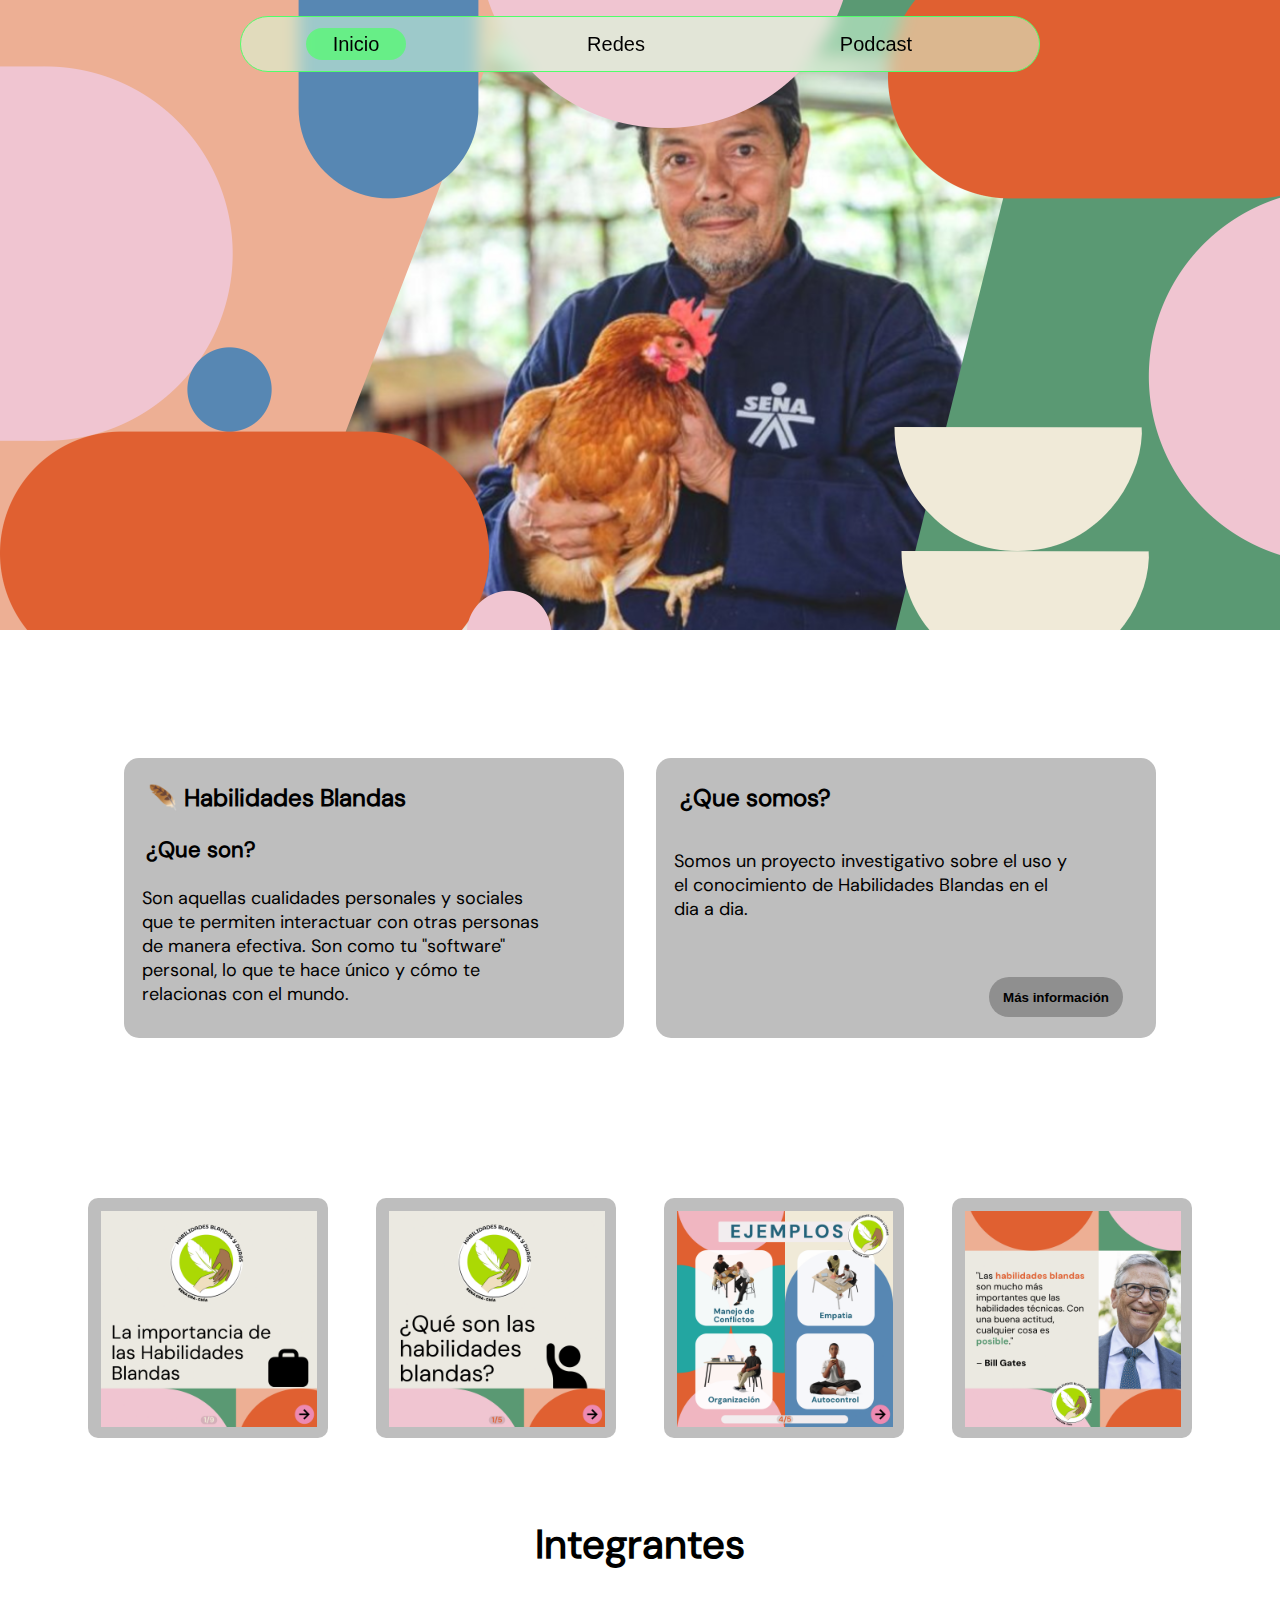
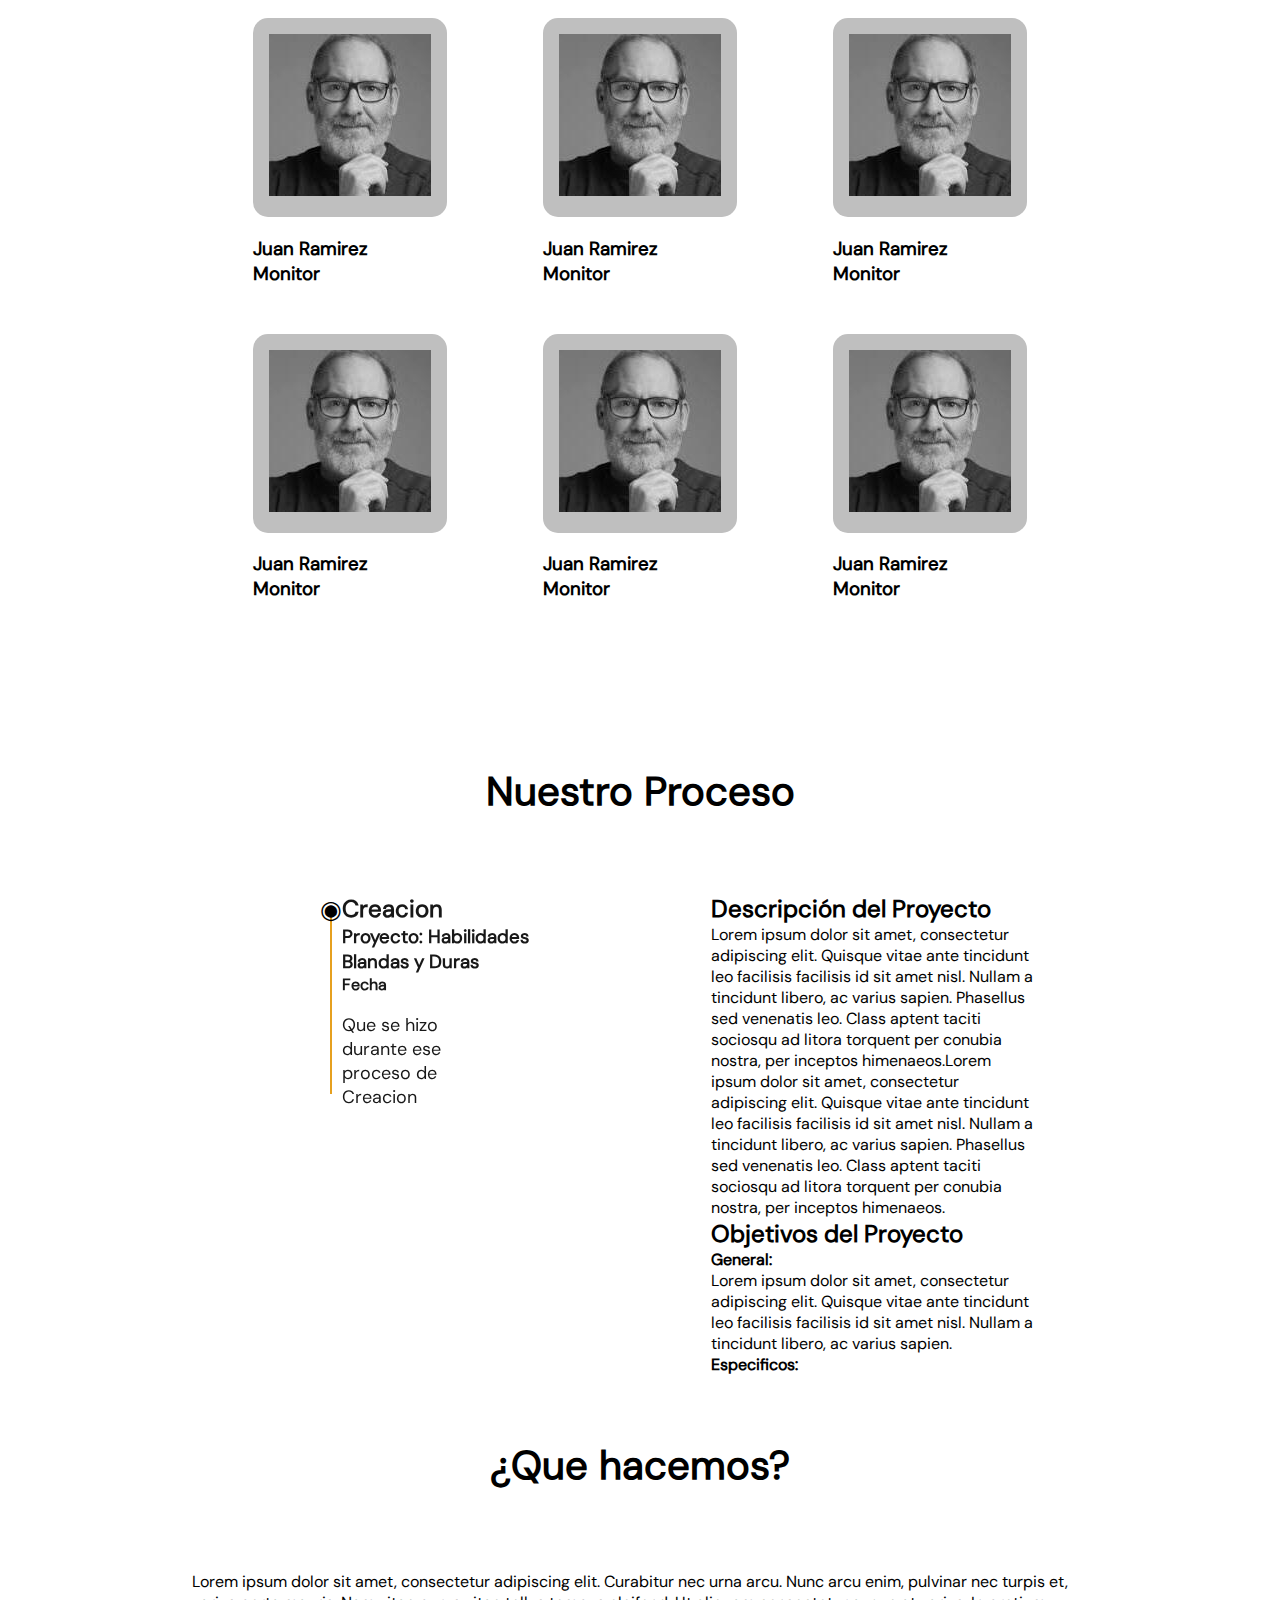
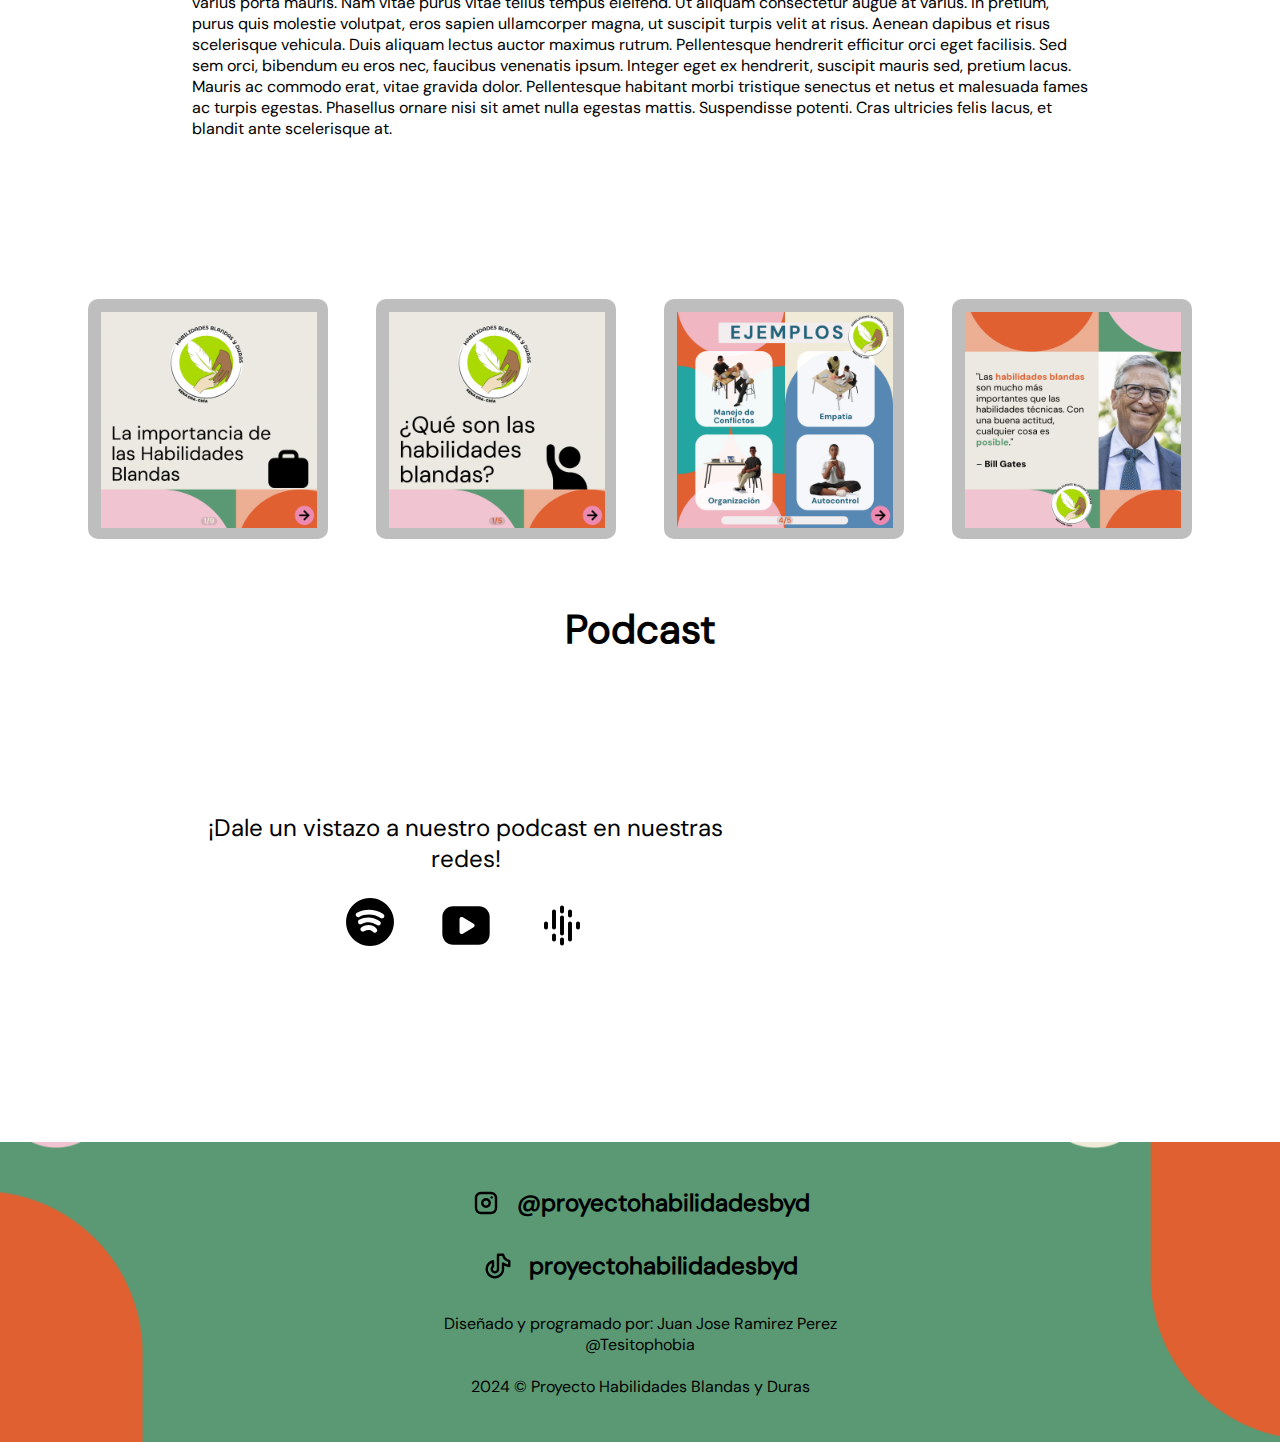
<file: pages/Inicio/index.html>
<!DOCTYPE html>
<html lang="en">
<head>
    <meta charset="UTF-8">
    <meta name="viewport" content="width=device-width, initial-scale=1.0">
    <link rel="stylesheet" href="style.css">
    <link rel="shortcut icon" href="assets/favicon.png" type="image/x-icon">
    <title>Inicio</title>
</head>
<body>
    <nav>
        <ul>
            <li><a href="#"><button class="active">Inicio</button></a></li>
            <li><a href="redes.html"><button>Redes</button></a></li>
            <li><a href="podcast.html"></a><button>Podcast</button></a></li>
        </ul>
    <div class="menu">
        <input type="checkbox" name="check" id="check">
        <label for="check"><img src="assets/menu-2.svg" alt=""></label>
        <aside>
        <ul class="movil">
            <li><a href="#"><button class="active">Inicio</button></a></li>
            <li><a href="redes.html"><button>Redes</button></a></li>
            <li><a href="podcast.html"></a><button>Podcast</button></a></li>
        </ul>
        </aside>
    </div>    
    </nav>

    <header>
    </header>

    <section id="sc1">

        <article>
            <h1>🪶 Habilidades Blandas</h1>
            <h3>¿Que son?</h3>
            <p>Son aquellas cualidades personales y sociales que te permiten interactuar con otras personas de manera efectiva. Son como tu "software" personal, lo que te hace único y cómo te relacionas con el mundo.</p>
        </article>
        <article>
            <h2>¿Que somos?</h2>
            <p class="second">Somos un proyecto investigativo sobre el uso y el conocimiento de Habilidades Blandas en el dia a dia.</p>
            <a href="#proceso"><button>Más información</button></a>
        </article>
    </section>

    <section id="sc2">
            <div><a href="https://www.instagram.com/proyectohabilidadesbyd/" target="_blank"><img src="assets/posts/Carrusel [La importancia de las Habilidades Blandas]-1.png" alt=""></a></div>
            <div><a href="https://www.instagram.com/proyectohabilidadesbyd/" target="_blank"><img src="assets/posts/Carrusel [Que son las habilidades blandas]-1.png" alt=""></a></div>
            <div><a href="https://www.instagram.com/proyectohabilidadesbyd/" target="_blank"><img src="assets/posts/Carrusel [Que son las habilidades blandas]-4.png" alt=""></a></div>
            <div><a href="https://www.instagram.com/proyectohabilidadesbyd/" target="_blank"><img src="assets/posts/Carrusel [Que son las habilidades blandas]-5.png" alt=""></a></div>
    </section>

    <section id="Integrantes"> 
        <h2>Integrantes</h2>
        <div class="integrantes">
        <article>
            <div>
                <picture><img src="assets/images.jpg" alt=""></picture>
                <h3>Juan Ramirez
                    <br> 
                    <span>Monitor</span>
                </h3>
            </div>
            <div>
                <picture><img src="assets/images.jpg" alt=""></picture>
                <h3>Juan Ramirez
                    <br> 
                    <span>Monitor</span>
                </h3>
            </div>
            <div>
                <picture><img src="assets/images.jpg" alt=""></picture>
                <h3>Juan Ramirez
                    <br> 
                    <span>Monitor</span>
                </h3>
            </div>
        </article>
        
        <article>
            <div>   
                <picture><img src="assets/images.jpg" alt=""></picture>
                <h3>Juan Ramirez
                    <br> 
                    <span>Monitor</span>
                </h3>
            </div>
            <div>
                <picture><img src="assets/images.jpg" alt=""></picture>
                <h3>Juan Ramirez
                    <br> 
                    <span>Monitor</span>
                </h3>
            </div>
            <div>
                <picture><img src="assets/images.jpg" alt=""></picture>
                <h3>Juan Ramirez
                    <br> 
                    <span>Monitor</span>
                </h3>
            </div>
        </article>
    </div>
    </section>

    <h2 class="sectprocess">Nuestro Proceso</h2>

    <section id="proceso">


        <div class="LineTime"></div>
            <aside class="aside">
                ◉
                <div class="Line"></div>
            </aside>

            <div class="right">
                <h2>Creacion</h2>
                <h3>Proyecto: Habilidades Blandas y Duras</h3>
                <h4>Fecha</h4>

                <p>Que se hizo durante ese proceso de Creacion</p>
            </div>
        </div>

        <div class="information">
            <article>
                <h2>Descripción del Proyecto</h2>
                <p>Lorem ipsum dolor sit amet, consectetur adipiscing elit. Quisque vitae ante tincidunt leo facilisis facilisis id sit amet nisl. Nullam a tincidunt libero, ac varius sapien. Phasellus sed venenatis leo. Class aptent taciti sociosqu ad litora torquent per conubia nostra, per inceptos himenaeos.Lorem ipsum dolor sit amet, consectetur adipiscing elit. Quisque vitae ante tincidunt leo facilisis facilisis id sit amet nisl. Nullam a tincidunt libero, ac varius sapien. Phasellus sed venenatis leo. Class aptent taciti sociosqu ad litora torquent per conubia nostra, per inceptos himenaeos.</p>
                <h2><b>Objetivos del Proyecto</b></h2>
                <p><b>General:</b> <br> Lorem ipsum dolor sit amet, consectetur adipiscing elit. Quisque vitae ante tincidunt leo facilisis facilisis id sit amet nisl. Nullam a tincidunt libero, ac varius sapien. <br> <b>Especificos:</b>  </p>
            </article>
        </div>
    </section>

    <section id="what">
        <h2>¿Que hacemos?</h2>
        <p>Lorem ipsum dolor sit amet, consectetur adipiscing elit. Curabitur nec urna arcu. Nunc arcu enim, pulvinar nec turpis et, varius porta mauris. Nam vitae purus vitae tellus tempus eleifend. Ut aliquam consectetur augue at varius. In pretium, purus quis molestie volutpat, eros sapien ullamcorper magna, ut suscipit turpis velit at risus. Aenean dapibus et risus scelerisque vehicula. Duis aliquam lectus auctor maximus rutrum. Pellentesque hendrerit efficitur orci eget facilisis. Sed sem orci, bibendum eu eros nec, faucibus venenatis ipsum. Integer eget ex hendrerit, suscipit mauris sed, pretium lacus. Mauris ac commodo erat, vitae gravida dolor. Pellentesque habitant morbi tristique senectus et netus et malesuada fames ac turpis egestas. Phasellus ornare nisi sit amet nulla egestas mattis. Suspendisse potenti. Cras ultricies felis lacus, et blandit ante scelerisque at.</p>
    </section>

    <section id="sc2">
        <div><a href="https://www.instagram.com/proyectohabilidadesbyd/" target="_blank"><img src="assets/posts/Carrusel [La importancia de las Habilidades Blandas]-1.png" alt=""></a></div>
        <div><a href="https://www.instagram.com/proyectohabilidadesbyd/" target="_blank"><img src="assets/posts/Carrusel [Que son las habilidades blandas]-1.png" alt=""></a></div>
        <div><a href="https://www.instagram.com/proyectohabilidadesbyd/" target="_blank"><img src="assets/posts/Carrusel [Que son las habilidades blandas]-4.png" alt=""></a></div>
        <div><a href="https://www.instagram.com/proyectohabilidadesbyd/" target="_blank"><img src="assets/posts/Carrusel [Que son las habilidades blandas]-5.png" alt=""></a></div>
</section>  

    <section id="podcast">
        <h2>Podcast</h2>
        <aside class="separation">
        <div class="podcastinformation">
            <article>
                <span>
                ¡Dale un vistazo a nuestro podcast en nuestras redes!
            </span>
            </article>
            <aside class="socials">
                <a href="https://open.spotify.com/show/3SXKGXIBpm5e8M8bS8vaDc?si=a4ca1e18d88e4828"><img src="assets/spotify.svg" alt="spotify"></a>
                <img src="assets/youtube.svg" alt="youtube">
                <img src="assets/brand-google-podcasts 1.svg" alt="Google Podcasts">
            </aside>
        </div>
        <div>
            <iframe style="border-radius:12px" src="https://open.spotify.com/embed/show/3SXKGXIBpm5e8M8bS8vaDc?utm_source=generator" width="100%" height="352" frameBorder="0" allowfullscreen="" allow="autoplay; clipboard-write; encrypted-media; fullscreen; picture-in-picture" loading="lazy"></iframe>
        </div>
    </aside>

    </section>

    <footer>
        <div><img src="assets/socials/Group 24.svg" alt=""> <a href="https://www.instagram.com/proyectohabilidadesbyd/"><h2>@proyectohabilidadesbyd</h2></a></div>
        <div><img src="assets/socials/brand-tiktok 1.svg" alt=""> <a href="https://www.tiktok.com/@proyectohabilidadesbyd"><h2>proyectohabilidadesbyd</h2></a></div>

        <span> Diseñado y programado por: Juan Jose Ramirez Perez <br> <a href="https://www.linkedin.com/in/tesitophobia/">@Tesitophobia</a> <br> 2024 © Proyecto Habilidades Blandas y Duras</span>
    </footer>
</body>
</html>
</file>
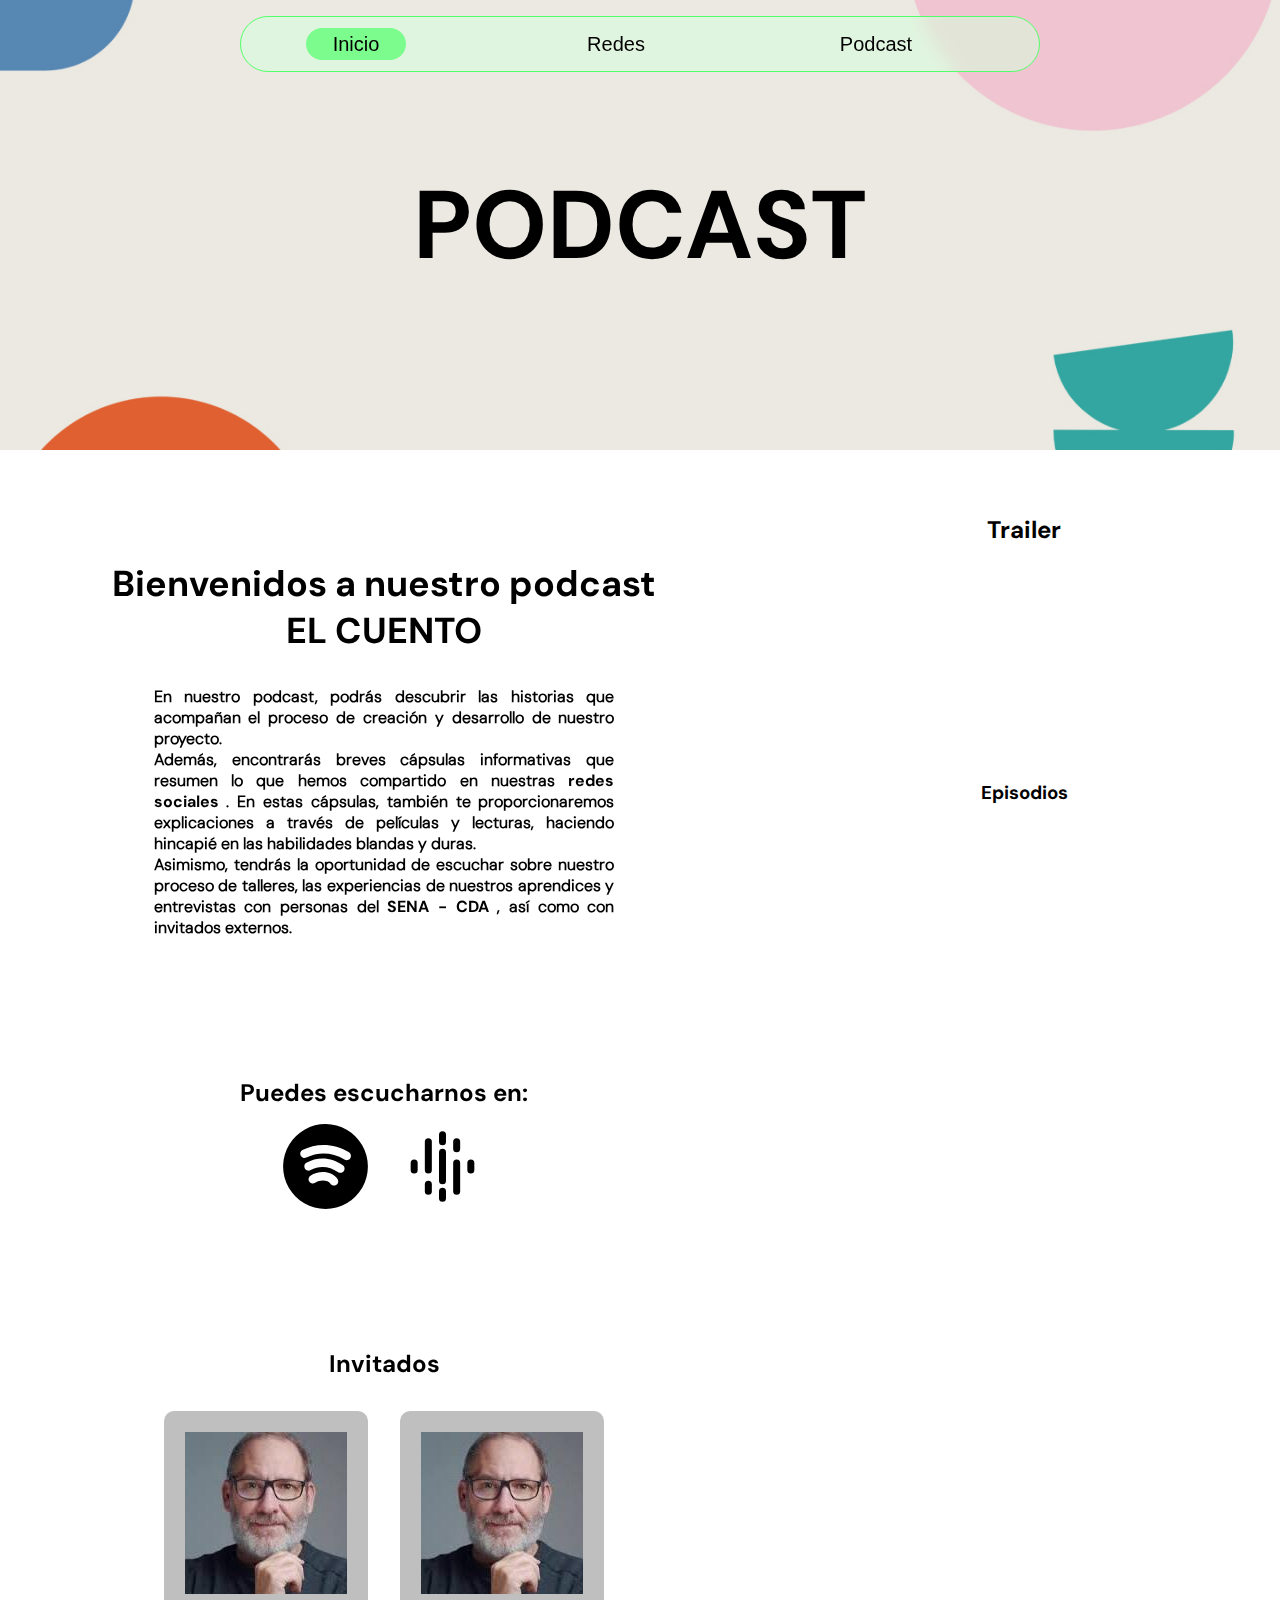
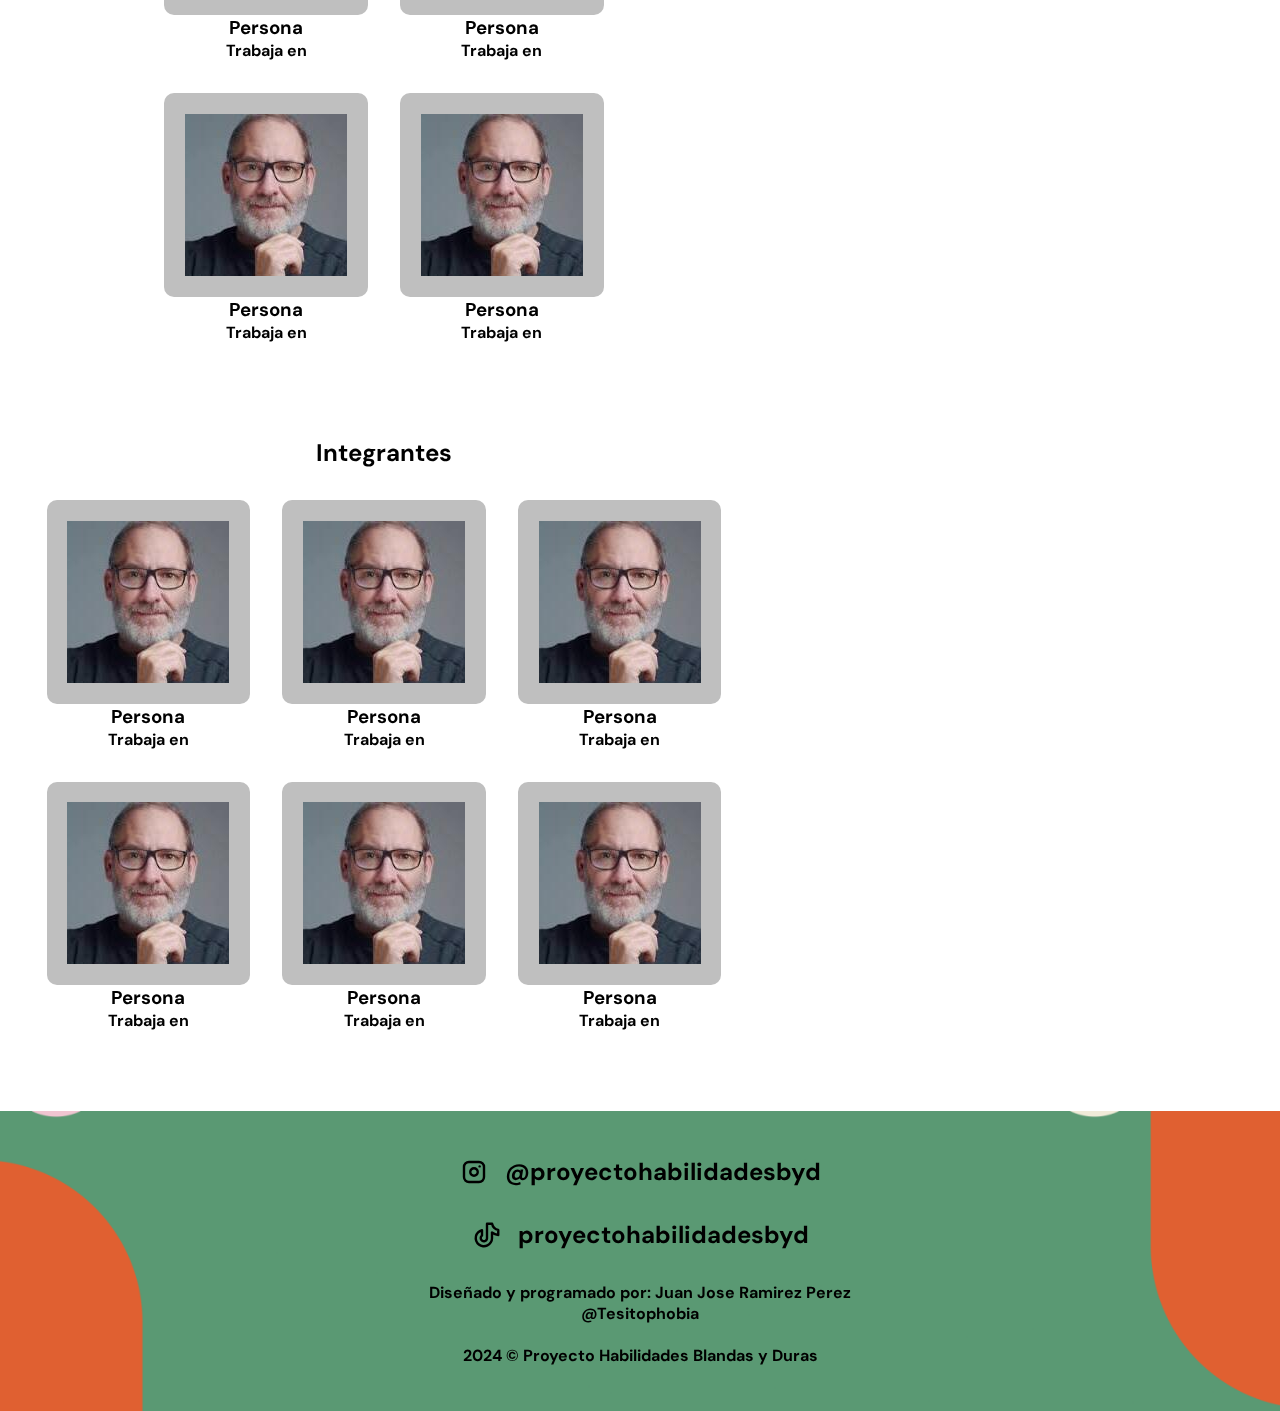
<file: pages/Podcast/index.html>
<!DOCTYPE html>
<html lang="en">
<head>
    <meta charset="UTF-8">
    <meta name="viewport" content="width=device-width, initial-scale=1.0">
    <link rel="stylesheet" href="style.css">
    <link rel="shortcut icon" href="assets/favicon.png" type="image/x-icon">
    <title>Podcast</title>
</head>
<body>
    <nav>
        <ul>
            <li><a href="#"><button class="active">Inicio</button></a></li>
            <li><a href="redes.html"><button>Redes</button></a></li>
            <li><a href="podcast.html"></a><button>Podcast</button></a></li>
        </ul>
    <div class="menu">
        <input type="checkbox" name="check" id="check">
        <label for="check"><img src="assets/menu-2.svg" alt=""></label>
        <aside>
        <ul class="movil">
            <li><a href="#"><button class="active">Inicio</button></a></li>
            <li><a href="redes.html"><button>Redes</button></a></li>
            <li><a href="podcast.html"></a><button>Podcast</button></a></li>
        </ul>
        </aside>
    </div>    
    </nav>

    <header>
        <h1>PODCAST</h1>
    </header>

    <main>

        <aside>
            <h2>Trailer</h2>
            <iframe style="border-radius:12px" src="https://open.spotify.com/embed/episode/7gV0XJBP1hKm0XwdNPkFkd?utm_source=generator" width="70%" height="200" frameBorder="0" allowfullscreen="" allow="autoplay; clipboard-write; encrypted-media; fullscreen; picture-in-picture" loading="lazy"></iframe>
                <h3>Episodios</h3>
                <iframe style="border-radius:12px" src="https://open.spotify.com/embed/episode/7gV0XJBP1hKm0XwdNPkFkd?utm_source=generator" width="55%" height="280" frameBorder="0" allowfullscreen="" allow="autoplay; clipboard-write; encrypted-media; fullscreen; picture-in-picture" loading="lazy"></iframe>
                <iframe style="border-radius:12px" src="https://open.spotify.com/embed/episode/7gV0XJBP1hKm0XwdNPkFkd?utm_source=generator" width="55%" height="280" frameBorder="0" allowfullscreen="" allow="autoplay; clipboard-write; encrypted-media; fullscreen; picture-in-picture" loading="lazy"></iframe>
                <iframe style="border-radius:12px" src="https://open.spotify.com/embed/episode/7gV0XJBP1hKm0XwdNPkFkd?utm_source=generator" width="55%" height="280" frameBorder="0" allowfullscreen="" allow="autoplay; clipboard-write; encrypted-media; fullscreen; picture-in-picture" loading="lazy"></iframe>
                <iframe style="border-radius:12px" src="https://open.spotify.com/embed/episode/7gV0XJBP1hKm0XwdNPkFkd?utm_source=generator" width="55%" height="280" frameBorder="0" allowfullscreen="" allow="autoplay; clipboard-write; encrypted-media; fullscreen; picture-in-picture" loading="lazy"></iframe> 
        </aside>

        <div class="informacion">
            <h2>Bienvenidos a nuestro podcast <br> EL CUENTO</h2>
            <p>En nuestro podcast, podrás descubrir las historias que acompañan el proceso de creación y desarrollo de nuestro proyecto. <br>

                Además, encontrarás breves cápsulas informativas que resumen lo que hemos compartido en nuestras <b> redes sociales </b>. En estas cápsulas, también te proporcionaremos explicaciones a través de películas y lecturas, haciendo hincapié en las habilidades blandas y duras. <br>
                
                Asimismo, tendrás la oportunidad de escuchar sobre nuestro proceso de talleres, las experiencias de nuestros aprendices y entrevistas con personas del <b> SENA - CDA </b>, así como con invitados externos.</p>
        </div>

        <div class="rpodcast">
            <div class="trailer">
            <h2>Trailer</h2>
            <iframe style="border-radius:12px" src="https://open.spotify.com/embed/episode/7gV0XJBP1hKm0XwdNPkFkd?utm_source=generator" width="60%" height="200" frameBorder="0" allowfullscreen="" allow="autoplay; clipboard-write; encrypted-media; fullscreen; picture-in-picture" loading="lazy"></iframe>
        </div>
            <h2>Puedes escucharnos en:</h2>
            <div class="links">
                <img src="assets/spotify.svg" alt="Spotify">
                <img src="assets/brand-google-podcasts 1.svg" alt="Google Podcasts">
            </div>
        </div>

        <div class="invitados">
            <h2>Invitados</h2>

            <article class="invites">
                <div>
                    <picture>
                        <img src="assets/Invite.jpg" alt=""></img>
                    </picture>
                    <h3>Persona</h3>
                    <p>Trabaja en</p>
                </div>
                <div>
                    <picture>
                        <img src="assets/Invite.jpg" alt=""></img>
                    </picture>
                    <h3>Persona</h3>
                    <p>Trabaja en</p>
                </div>
            </article>
            <article class="invites">
                <div>
                    <picture>
                        <img src="assets/Invite.jpg" alt=""></img>
                    </picture>
                    <h3>Persona</h3>
                    <p>Trabaja en</p>
                </div>
                <div>
                    <picture>
                        <img src="assets/Invite.jpg" alt=""></img>
                    </picture>
                    <h3>Persona</h3>
                    <p>Trabaja en</p>
                </div>
            </article>
        </div>

        <div class="integrantes">
            <h2>Integrantes</h2>

            <article class="invites">
                <div>
                    <picture>
                        <img src="assets/Invite.jpg" alt=""></img>
                    </picture>
                    <h3>Persona</h3>
                    <p>Trabaja en</p>
                </div>
                <div>
                    <picture>
                        <img src="assets/Invite.jpg" alt=""></img>
                    </picture>
                    <h3>Persona</h3>
                    <p>Trabaja en</p>
                </div>
                <div>
                    <picture>
                        <img src="assets/Invite.jpg" alt=""></img>
                    </picture>
                    <h3>Persona</h3>
                    <p>Trabaja en</p>
                </div>
            </article>
            <article class="invites">
                <div>
                    <picture>
                        <img src="assets/Invite.jpg" alt=""></img>
                    </picture>
                    <h3>Persona</h3>
                    <p>Trabaja en</p>
                </div>
                <div>
                    <picture>
                        <img src="assets/Invite.jpg" alt=""></img>
                    </picture>
                    <h3>Persona</h3>
                    <p>Trabaja en</p>
                </div>
                <div>
                    <picture>
                        <img src="assets/Invite.jpg" alt=""></img>
                    </picture>
                    <h3>Persona</h3>
                    <p>Trabaja en</p>
                </div>
            </article>

        </div>
    </main>


    <footer>
        <div><img src="assets/socials/Group 24.svg" alt=""> <a href="https://www.instagram.com/proyectohabilidadesbyd/"><h2>@proyectohabilidadesbyd</h2></a></div>
        <div><img src="assets/socials/brand-tiktok 1.svg" alt=""> <a href="https://www.tiktok.com/@proyectohabilidadesbyd"><h2>proyectohabilidadesbyd</h2></a></div>

        <span> Diseñado y programado por: Juan Jose Ramirez Perez <br> <a href="https://www.linkedin.com/in/tesitophobia/">@Tesitophobia</a> <br> 2024 © Proyecto Habilidades Blandas y Duras</span>
    </footer>
</body>
</html>
</file>
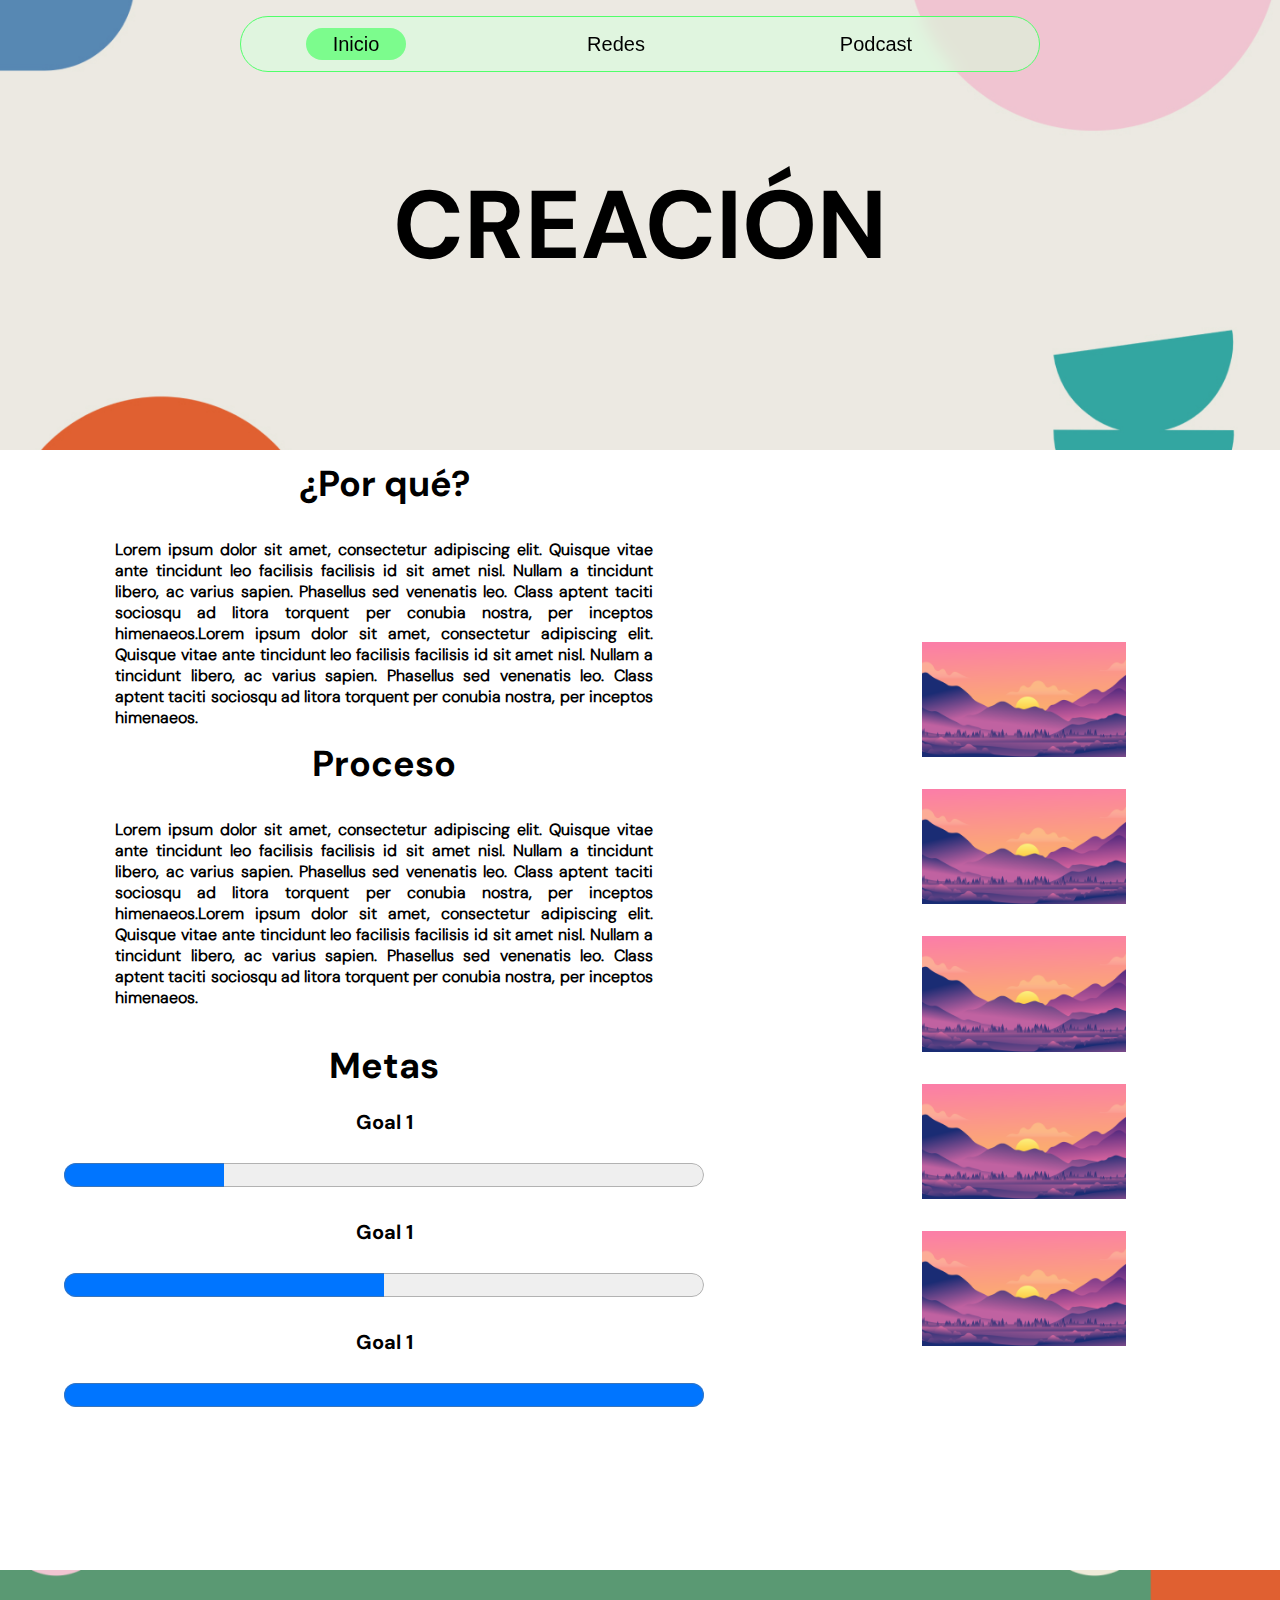
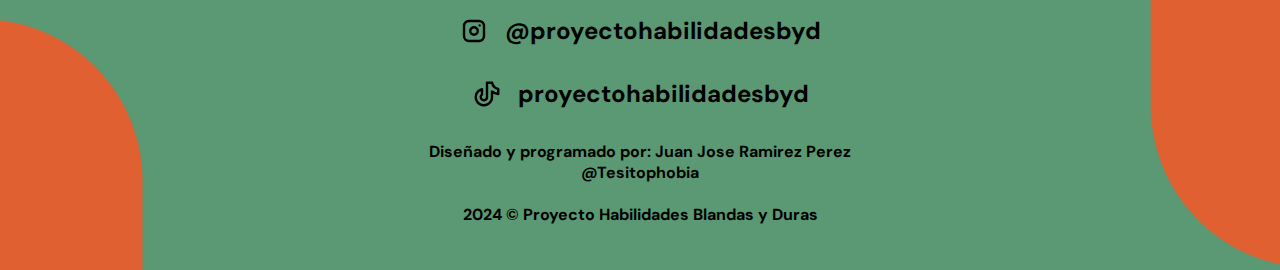
<file: pages/Ruta/index.html>
<!DOCTYPE html>
<html lang="en">
<head>
    <meta charset="UTF-8">
    <meta name="viewport" content="width=device-width, initial-scale=1.0">
    <link rel="stylesheet" href="style.css">
    <link rel="shortcut icon" href="assets/favicon.png" type="image/x-icon">
    <title> Creación </title>
</head>
<body>
    <nav>
        <ul>
            <li><a href="#"><button class="active">Inicio</button></a></li>
            <li><a href="redes.html"><button>Redes</button></a></li>
            <li><a href="podcast.html"></a><button>Podcast</button></a></li>
        </ul>
    <div class="menu">
        <input type="checkbox" name="check" id="check">
        <label for="check"><img src="assets/menu-2.svg" alt=""></label>
        <aside>
        <ul class="movil">
            <li><a href="#"><button class="active">Inicio</button></a></li>
            <li><a href="redes.html"><button>Redes</button></a></li>
            <li><a href="podcast.html"></a><button>Podcast</button></a></li>
        </ul>
        </aside>
    </div>    
    </nav>

    <header>
        <h1>CREACIÓN</h1>
    </header>

    <main>

        <div class="imagenes">
            <img src="assets/imgright.png" alt="">
            <img src="assets/imgright.png" alt="">
            <img src="assets/imgright.png" alt="">
            <img src="assets/imgright.png" alt="">
            <img src="assets/imgright.png" alt="">
        </div>

        <article>
            <h2>¿Por qué?</h2>
            <p>Lorem ipsum dolor sit amet, consectetur adipiscing elit. Quisque vitae ante tincidunt leo facilisis facilisis id sit amet nisl. Nullam a tincidunt libero, ac varius sapien. Phasellus sed venenatis leo. Class aptent taciti sociosqu ad litora torquent per conubia nostra, per inceptos himenaeos.Lorem ipsum dolor sit amet, consectetur adipiscing elit. Quisque vitae ante tincidunt leo facilisis facilisis id sit amet nisl. Nullam a tincidunt libero, ac varius sapien. Phasellus sed venenatis leo. Class aptent taciti sociosqu ad litora torquent per conubia nostra, per inceptos himenaeos.</p>
        </article>

        <article class="proceso">
            <h2>Proceso</h2>
            <p>Lorem ipsum dolor sit amet, consectetur adipiscing elit. Quisque vitae ante tincidunt leo facilisis facilisis id sit amet nisl. Nullam a tincidunt libero, ac varius sapien. Phasellus sed venenatis leo. Class aptent taciti sociosqu ad litora torquent per conubia nostra, per inceptos himenaeos.Lorem ipsum dolor sit amet, consectetur adipiscing elit. Quisque vitae ante tincidunt leo facilisis facilisis id sit amet nisl. Nullam a tincidunt libero, ac varius sapien. Phasellus sed venenatis leo. Class aptent taciti sociosqu ad litora torquent per conubia nostra, per inceptos himenaeos.</p>
        </article>

        <div class="goals">
            <h2>Metas</h2>
            <aside>
                <h4>Goal 1</h4>
                <progress id="myProgress" value="25" max="100"></progress>
                <input type="range" id="myRange" min="0" max="100" value="0" hidden>
            </aside>    
            <aside>
                <h4>Goal 1</h4>
                <progress id="myProgress" value="50" max="100"></progress>
                <input type="range" id="myRange" min="0" max="100" value="0" hidden>
            </aside>    
            <aside>
                <h4>Goal 1</h4>
                <progress id="myProgress" value="100" max="100"></progress>
                <input type="range" id="myRange" min="0" max="100" value="0" hidden>
            </aside>    
        </div>

    </main>

    <footer>
        <div><img src="assets/socials/Group 24.svg" alt=""> <a href="https://www.instagram.com/proyectohabilidadesbyd/"><h2>@proyectohabilidadesbyd</h2></a></div>
        <div><img src="assets/socials/brand-tiktok 1.svg" alt=""> <a href="https://www.tiktok.com/@proyectohabilidadesbyd"><h2>proyectohabilidadesbyd</h2></a></div>

        <span> Diseñado y programado por: Juan Jose Ramirez Perez <br> <a href="https://www.linkedin.com/in/tesitophobia/">@Tesitophobia</a> <br> 2024 © Proyecto Habilidades Blandas y Duras</span>
    </footer>
</body>
</html>
</file>
<file: pages/Inicio/style.css>
*{
    margin: 0;
    padding: 0;
    box-sizing: border-box;
    scroll-behavior: smooth;
}

@font-face {
    font-family: DMSans;
    src: url("fonts/DMSans-Regular.ttf");
}


body{
    font-family: DMSans;
}

nav{

    display: grid;
    place-content: center;
    position: fixed;
    width: 100%;
    z-index: 99;

    ul{
        display: flex;
        width: 800px;
        height: 3.5em;
        gap: 10em;
        margin-top: 1em;
        justify-content: center;
        align-items: center;
        border-radius: 99px;
        background: rgba( 215, 255, 221, 0.55 );
        border: 1px solid #50FF6A;
        backdrop-filter: blur( 8px );
        list-style-type: none;

        li:first-child{
            margin-left: -3em;
        }

        button{
            width: 100px;
            height: 32px;
            border-radius: 99px;
            border: none;
            background:none;
            font-size: 20px;
            cursor: pointer;
        }
        .active{
            background-color: #50ff6ab2;
        }

        button:hover{
            background-color: #50FF6A;
            transition: 0.5s;
        }
        }
}

.menu{
    display: none;
   
    .movil{
        display: block;
    }

    aside{
        display: none;
    }
}

header{
    background-image: url("assets/BannerInicio.png");
    background-size: cover;
    background-repeat: no-repeat;
    background-position: 75% 50%;
    height: 70vh;
    width: 100%;
}

#sc1{
    display: flex;
    justify-content: center;
    margin-top: 8em;
    gap: 2em;
    article{

        background-color: #bebebe;
        width: 500px;
        height: 280px;
        border-radius: 15px;
    }

    div{
        display: flex;
        justify-content: center;
        align-items: center;
    }

    h1{
        margin: 1em 0 0 1em;
        font-size: 24px;
    }

    h2{
        margin: 1em 0 0 1em;
    }

    h3{
        margin: 1em 0 1em 1em;
        font-size: 22px;
    }

    p{
        width: 80%;
        margin: 0 0 0 1em;
        font-size: 18px;
    }

    .second{
        margin: 2em 0 0 1em;
    }

    button{
        border-radius: 25px;
        margin: 4.2em 0 0 25em;
        width: 10em;
        height: 3em;
        background-color: #8f8f8f;
        border: none;
        font-weight: bold;
        transition: .5s;
    }

    button:hover{
        background-color: #4d4a4a88;
        transform: scale(1.1);
        transition: 0.5s;
    }
}

.sectprocess{
    font-size: 40px;
    display: flex;
    justify-content: center;
    align-items: center;
    height: 5vh;
}

#sc2{
    display: flex;
    justify-content: center;
    align-items: center;
    margin-top: 10em;
    gap: 3em;

    div{
        width: 15em;
        height: 15em;
        background-color: #bebebe;
        display: flex;
        flex-wrap: wrap;
        justify-content: center;
        align-items: center;
        border-radius: 10px;
        img{
            margin-left: .79em;
            margin-top: .4em;
            width: 90%;
            transition: .6s;
        }

        img:hover{
            transform: scale(1.1);
            border-radius: 10px;
        }
    }
}


#Integrantes{
    display: flex;
    flex-direction: column;
    align-items: center;
    margin-top: 5em;
    height: 850px;

    div{
        display: flex;
        align-items: flex-start;
        flex-direction: column;
    }

    h2{
        font-size: 40px;
    }

    article{
        display: flex;
        gap: 6em;
        margin-top: 3em ;
    }

    picture{
        padding: 1em 1em 1em 1em;
        background-color: #bfbfbf;
        border-radius: 15px;

        img{
            filter: grayscale(100%);
            cursor: pointer;
            transition: 0.8s;
        }
        
        img:hover{
            filter: grayscale(0%);
        }
   }

   h3{
    margin-top: 1em;
   }
}


#proceso{
display: flex;
justify-content: center;
align-items: flex-start;
padding-left: 25%;
margin-top: 5em;
}



article{
    width: 40%;
}


.LineTime{
    display: flex;
    flex-direction: row;
    justify-content: center;
    align-items: center;
    margin-top: 1em;
}

.Line{
    height: 20vh;
    border: 2px solid #e6a01f;
    border-left-width: 2px;
    border-top-width: 0px;
    border-bottom-width: 0px;
    border-right-width: 0px;
    margin-top: -.5em;
    margin-left: .39em;
}

.aside{
    font-size: 25px;
    width: 10%;
}

.right{
    display: flex;
    flex-direction: column;
    height: 80%;
    opacity: .9;
    justify-content: start;
    align-items: start;
    width: 100%;

p{
    margin-top: 1em;
    width: 80%;
    font-size: 18px;
}
}

.information{
    display: flex;
    justify-content: center;
    margin-left: -4em;
}

#what{
    display: flex;
    align-items: center;
    flex-direction: column;
    margin-top: 4em;

    h2{
        font-size: 40px;
    }

    p{
        margin-top: 5em;
        width: 70%;
    }
}

#podcast{
    margin-top: 4em;
    display: flex;
    align-items: center;
    flex-direction: column;
    h2{
        font-size: 40px;
    }

    .separation{
        display: flex;
        justify-content: center;
        align-items:center;
        margin-top: 2em;
        gap: 2em;
        font-size: 24px;
        text-align: center;
    }

    img{
        transition: .5s;
    }

    img:hover{
        transform: scale(1.2);
    }
}

.podcastinformation{
    display: flex;
    flex-direction: column;
    justify-content: center;
    align-items: center;
    width: 60%;


    img{
        width: 48px;
    }

    article{
        width: 100%;
    }

    .socials{
        margin-top: 1em;
        display: flex;
        gap: 2em;
    }

}

footer{
    display: flex;
    flex-direction: column;
    justify-content: center;
    align-items: center;
    margin-top: 5em;
    gap: 2em;
    height: 300px;
    background-size: cover;
    background-image: url(assets/Footer.png);

    div{
        display: flex;
        align-items: center;
        gap: 1em;
    }

    img{
        width: 30px;
        height: 30px;
    }

    h1{
        font-size: 20px;
    }

    span{
        display: flex;
        flex-direction: column;
        justify-content: center;
        align-items: center;
    }

    a{
        text-decoration: none;
        color: black;
        transition: .5s;
    }

    a:hover{
        transform: scale(1.1);
    }

}


@media only screen and (max-width: 1150px) {

    #sc1{
        article{
    
            background-color: #bebebe;
            width: 380px;
            height: 320px;
            border-radius: 15px;
        }

    
        button{
            margin: 6.5em 0 0 17em;
        }
  }

  #sc2{
    display: grid;
    grid-template-areas: 
    "1 2"
    "3 4";
  }

  #proceso{
    display: flex;
    justify-content: center;
    align-items: flex-start;
    padding-left: 0;
    margin-top: 5em;
    }
    
    
    
    article{
        width: 60%;
    }
    
    
    .LineTime{
        display: flex;
        flex-direction: row;
        justify-content: center;
        align-items: center;
        margin-top: 1em;
        margin-left: 12em;
    }
    
    .Line{
        height: 20vh;
        border: 2px solid #e6a01f;
        border-left-width: 2px;
        border-top-width: 0px;
        border-bottom-width: 0px;
        border-right-width: 0px;
        margin-top: -.5em;
        margin-left: .39em;
    }
    
    .aside{
        font-size: 25px;
        width: 20%;
    }
    
    .right{
        display: flex;
        flex-direction: column;
        height: 80%;
        opacity: .9;
        justify-content: start;
        align-items: start;
        width: 150%;
    
    p{
        margin-top: 1em;
        width: 80%;
        font-size: 18px;
    }
    }

}

@media only screen and (max-width: 900px) {

    #Integrantes{
        display: grid;
        grid-template-areas:
        "title" 
        "int1 int2";
        place-items: center;
        height: 1250px;

        .integrantes{
            display: grid;
            grid-template-areas: 
            "int1 int2";
            gap: 4em;
        }

        article{
            flex-direction: column;
        }
    }

    #podcast{
        margin-top: 4em;
        display: flex;
        align-items: center;
        flex-direction: column;
        h2{
            font-size: 40px;
        }
    
        .separation{
            display: flex;
            justify-content: center;
            flex-direction: column;
            align-items:center;
            margin-top: 2em;
            gap: 2em;
            font-size: 24px;
            text-align: center;
        }
    
        img{
            transition: .5s;
        }
    
        img:hover{
            transform: scale(1.2);
        }
    }


}

@media only screen and (max-width: 800px) {

    nav{
        position: relative;
        justify-content: end;
        ul{
            width: 700px;
            display: none;
        }

        ul{
            li:first-child{
            margin-left: 0px;
        }
        }
    }

    .menu{
        display: flex;
        position: absolute;
        border: 1px solid #176b254f;
        background-color: #50ff6a65;
        backdrop-filter: blur( 8px );
        border-radius: 15px;
        top: 1em;
        right: 1em;


        img{
            width: 48px;
        }

    }

    input[type="checkbox"]{
        display: none;
    }

    #check:checked ~ aside{
        display: flex;
        position: absolute;
        top: 3.8em;
        right: 0em;
        justify-content: center;
        align-items: center;
        background-color: #ffffff;
        width: 10em;
        height: 10em;
        border-radius: 10px;
    }
.menu{
    .movil{
        display: flex;
        flex-direction: column;
        background: none; 
        border: none;
        height: 2em;
        border-radius: 0;
        background: none;
        backdrop-filter: blur(0px);
        margin-top: 10em;

        li{
            margin-top: -10em;
        }
    }
}

    #sc1{
        display: flex;
        flex-direction: column;
        justify-content: center;
        align-items: center;
    }

    #proceso{
        display: flex;
        flex-direction: column;
    }

    .LineTime{
        display: none;
    }

    .aside{
        display: none;
    }

    .right{
        display: none;
    }

    .information{
        text-align: center;
        margin-left: 0;
    }

}

@media only screen and (max-width: 550px) {

    header{
        background-position: 50% 50%;
        height: 50vh;
    }

    #sc2 {
        display: grid;
        grid-template-areas:
        "1 "
        "3";

        div:nth-child(4){
            display: none;
        }
        div:nth-child(3){
            display: none;
        }
    }


}
</file>
<file: pages/Podcast/style.css>
*{
    margin: 0;
    padding: 0;
    box-sizing: border-box;
}

@font-face {
    font-family: DMSans;
    src: url(fonts/DMSans-Regular.ttf);
}

@font-face {
    font-family: DMSansB;
    src: url(fonts/DMSans-Bold.ttf);
}

@font-face {
    font-family: DmSansLight;
    src: url(fonts/DMSans-Light.ttf);
}

body{
    font-family: DMSansB;
    font-weight: bold;
}

header{
    background-image: url(assets/Banner.jpg);
    height: 50vh;
    background-repeat: no-repeat;
    background-size: cover;
    display: flex;
    justify-content: center;
    align-items: center;
    font-size: 48px;
}

nav{

    display: grid;
    place-content: center;
    position: fixed;
    width: 100%;
    z-index: 99;

    ul{
        display: flex;
        width: 800px;
        height: 3.5em;
        gap: 10em;
        margin-top: 1em;
        justify-content: center;
        align-items: center;
        border-radius: 99px;
        background: rgba( 215, 255, 221, 0.55 );
        border: 1px solid #50FF6A;
        backdrop-filter: blur( 8px );
        list-style-type: none;

        li:first-child{
            margin-left: -3em;
        }

        button{
            width: 100px;
            height: 32px;
            border-radius: 99px;
            border: none;
            background:none;
            font-size: 20px;
            cursor: pointer;
        }
        .active{
            background-color: #50ff6ab2;
        }

        button:hover{
            background-color: #50FF6A;
            transition: 0.5s;
        }
        }
}

.menu{
    display: none;
   
    .movil{
        display: block;
    }

    aside{
        display: none;
    }
}

main{
    display: grid;
    margin-top: 4em;
    grid-template-columns: 60% 40%;
    grid-template-areas: 
    "principal podcast"
    "socials podcast"
    "invitados podcast"
    "integrantes a";
}

.trailer{
    display: none;
}

aside{
    display: flex;
    flex-direction: column;
    justify-content: center;
    align-items: center;
    grid-area: podcast;

    iframe{
        margin-top: 1em;
    }

    h3{
        margin-top: 1em;
    }
}

.informacion{
    grid-area: principal;
    display: flex;
    justify-content: center;
    align-items: center;
    text-align: center;
    flex-direction: column;

    h2{
        font-size: 36px;
    }
    
    p{
        font-family: DmSansLight;
        text-align: justify;
        width: 60%;
        margin-top: 2em;

        b{
            font-family: DmSansB;
        }
    }


}

.rpodcast{
    margin-top: 3em;
    grid-area: socials;
    display: flex;
    flex-direction: column;
    justify-content: center;
    align-items: center;
}

.links{
    margin-top: 1em;
    display: flex;
    gap: 2em;
}

.invitados{
    display: flex;
    justify-content: center;
    flex-direction: column;
    align-items: center;
    grid-area: invitados;
    margin-top: 3em;
}

.invites{
    display: flex;
    gap: 2em;
    margin-top: 2em;
    
    div{
        display: flex;
        justify-content: center;
        align-items: center;
        flex-direction: column;
    }

    picture{
        padding: 1.3em 1.3em 1em 1.3em;
        border-radius: 10px;
        background-color: #bfbfbf;
    }
}

.integrantes{
    display: flex;
    justify-content: center;
    flex-direction: column;
    align-items: center;
    grid-area: integrantes;
    margin-top: 3em;
}

footer{
    display: flex;
    flex-direction: column;
    justify-content: center;
    align-items: center;
    margin-top: 5em;
    gap: 2em;
    height: 300px;
    background-size: cover;
    background-image: url(assets/Footer.png);

    div{
        display: flex;
        align-items: center;
        gap: 1em;
    }

    img{
        width: 30px;
        height: 30px;
    }

    h1{
        font-size: 20px;
    }

    span{
        display: flex;
        flex-direction: column;
        justify-content: center;
        align-items: center;
    }

    a{
        text-decoration: none;
        color: black;
        transition: .5s;
    }

    a:hover{
        transform: scale(1.1);
    }

}


@media only screen and (max-width: 1050px) {

    main{
        display: grid;
        grid-template-columns: 100%;
        grid-template-areas: 
        "principal"
        "socials"
        "invitados"
        "integrantes";
    }

    aside{
        display: none;
    }
    .trailer{
        display: flex;
        flex-direction: column;
        justify-content: center;
        align-items: center;
        width: 100%;
    }
}


@media only screen and (max-width: 800px) {

    nav{
        position: relative;
        justify-content: end;
        ul{
            width: 700px;
            display: none;
        }

        ul{
            li:first-child{
            margin-left: 0px;
        }
        }
    }

    .menu{
        display: flex;
        position: absolute;
        border: 1px solid #176b254f;
        background-color: #50ff6a65;
        backdrop-filter: blur( 8px );
        border-radius: 15px;
        top: 1em;
        right: 1em;


        img{
            width: 48px;
        }

    }

    input[type="checkbox"]{
        display: none;
    }

    #check:checked ~ aside{
        display: flex;
        position: absolute;
        top: 3.8em;
        right: 0em;
        justify-content: center;
        align-items: center;
        background-color: #ffffff;
        width: 10em;
        height: 10em;
        border-radius: 10px;
    }
.menu{
    .movil{
        display: flex;
        flex-direction: column;
        background: none; 
        border: none;
        height: 2em;
        border-radius: 0;
        background: none;
        backdrop-filter: blur(0px);
        margin-top: 10em;

        li{
            margin-top: -10em;
        }
    }
}
}


@media only screen and (max-width: 700px) {

    .integrantes{
        display: grid;
        place-items: center;
        grid-template-columns: 50% 50%;
        grid-template-areas: 
        "int1 int1"
        "int2 int3";

        h2{
            grid-area: int1;
        }

        .invites{
            display: flex;
            flex-direction: column;
        }

        .invites:nth-child(2){
            grid-area: int2;
        }

        .invites:nth-child(3){
            grid-area: int3;
        }
    }

}

@media only screen and (max-width: 500px) {

    h1{
        font-size: 48px;
    }

    .invites{
        display: flex;
        gap: 2em;
        margin-top: 2em;
        
        div{
            display: flex;
            justify-content: center;
            align-items: center;
            flex-direction: column;
        }
    
        picture{
            display: flex;
            justify-content: center;    
            align-items: center;

            border-radius: 10px;
            background-color: #bfbfbf;

            img{
                width: 80%;
            }
        }
    }

    footer{
        text-align: center;
    }

}
</file>
<file: pages/Ruta/style.css>
*{
    margin: 0;
    padding: 0;
    box-sizing: border-box;
}

@font-face {
    font-family: DMSans;
    src: url(fonts/DMSans-Regular.ttf);
}

@font-face {
    font-family: DMSansB;
    src: url(fonts/DMSans-Bold.ttf);
}

@font-face {
    font-family: DmSansLight;
    src: url(fonts/DMSans-Light.ttf);
}

body{
    font-family: DMSansB;
    font-weight: bold;
}

header{
    background-image: url(assets/Banner.jpg);
    height: 50vh;
    background-repeat: no-repeat;
    background-size: cover;
    display: flex;
    justify-content: center;
    align-items: center;
    font-size: 48px;
}

nav{

    display: grid;
    place-content: center;
    position: fixed;
    width: 100%;
    z-index: 99;

    ul{
        display: flex;
        width: 800px;
        height: 3.5em;
        gap: 10em;
        margin-top: 1em;
        justify-content: center;
        align-items: center;
        border-radius: 99px;
        background: rgba( 215, 255, 221, 0.55 );
        border: 1px solid #50FF6A;
        backdrop-filter: blur( 8px );
        list-style-type: none;

        li:first-child{
            margin-left: -3em;
        }

        button{
            width: 100px;
            height: 32px;
            border-radius: 99px;
            border: none;
            background:none;
            font-size: 20px;
            cursor: pointer;
        }
        .active{
            background-color: #50ff6ab2;
        }

        button:hover{
            background-color: #50FF6A;
            transition: 0.5s;
        }
        }
}

.menu{
    display: none;
   
    .movil{
        display: block;
    }

    aside{
        display: none;
    }
}

main{
    display: grid;
    grid-template-columns: 60% 40%;
    grid-template-rows: 12em 20em 30em;
    grid-template-areas:
    "why images"
    "process images"
    "goals images";
    margin-top: 3em;

     .imagenes{
        grid-area: images ;
        gap: 2em;
        display: flex;
        flex-direction: column;
        justify-content: center;
        align-items: center;
        img{
            width: 40%;
        }
     }

     article{
        display: flex;
        flex-direction: column;
        justify-content: center;
        align-items: center;
        grid-area: why;
        
        h2{
            font-size: 36px;
        }

        p{
            text-align: justify;
            margin-top: 2em;
            font-family: DmSansLight;
            width: 70%;
        }

    }
    .proceso{
        grid-area: process;
        margin-top: 3em;
    }

    .goals{
        display: flex;
        flex-direction: column;
        margin-top: 2em;
        align-items: center;
        grid-area: goals;

        aside{
            display: flex;
            flex-direction: column;
            justify-content: center;
            align-items: center;
        }

        h2{
            font-size: 36px;
        }

        h4{
            font-size: 20px;
            margin-top: 1em;
        }

        progress{
            margin-top: 1em;
            width: 40em;
            height: 3em;;
        }
    }

}


    





footer{
    display: flex;
    flex-direction: column;
    justify-content: center;
    align-items: center;
    margin-top: 5em;
    gap: 2em;
    height: 300px;
    background-size: cover;
    background-image: url(assets/Footer.png);

    div{
        display: flex;
        align-items: center;
        gap: 1em;
    }

    img{
        width: 30px;
        height: 30px;
    }

    h1{
        font-size: 20px;
    }

    span{
        display: flex;
        flex-direction: column;
        justify-content: center;
        align-items: center;
    }

    a{
        text-decoration: none;
        color: black;
        transition: .5s;
    }

    a:hover{
        transform: scale(1.1);
    }

}

@media only screen and (max-width: 1050px) {

    main{
        grid-template-columns: 100%;
        grid-template-rows: 17em 20em 14em;
        grid-template-areas:
        "why"
        "process"
        "images"
        "goals";

        .imagenes{
            grid-area: images ;
            display: flex;
            flex-direction: row;

            img{
                width: 28%;
            }

            img:first-child{
                display: none;
            }

            img:nth-child(5){
                display: none;
            }
        }
    }


}


@media only screen and (max-width: 800px) {

    nav{
        position: relative;
        justify-content: end;
        ul{
            width: 700px;
            display: none;
        }

        ul{
            li:first-child{
            margin-left: 0px;
        }
        }
    }

    .menu{
        display: flex;
        position: fixed;
        border: 1px solid #176b254f;
        background-color: #50ff6a65;
        backdrop-filter: blur( 8px );
        border-radius: 15px;
        top: 1em;
        right: 1em;


        img{
            width: 48px;
        }

        label{
            z-index: 99;
        }

    }

    input[type="checkbox"]{
        display: none;
    }

    #check:checked ~ aside{
        display: flex;
        position: absolute;
        top: -1em;
        right: -1em;
        justify-content: center;
        align-items: center;
        background-color: #ffffff;
        -webkit-backdrop-filter: blur(5px);
        backdrop-filter: blur( 8px );
        width: 20em;
        height: 60em;
    }
.menu{
    .movil{
        display: flex;
        flex-direction: column;
        background: none; 
        border: none;
        height: 2em;
        border-radius: 0;
        backdrop-filter: blur(0px);
        margin-top: 0em;

        li{
            margin-top: -5em;
        }
    }
}
}

@media only screen and (max-width: 660px) {
    main{

        grid-template-rows: 30em 20em 14em;
        .goals{
            progress{
                width: 20em;
            }
        }
    }

    h1{
        font-size: 36px;
    }
    
    
}
</file>
